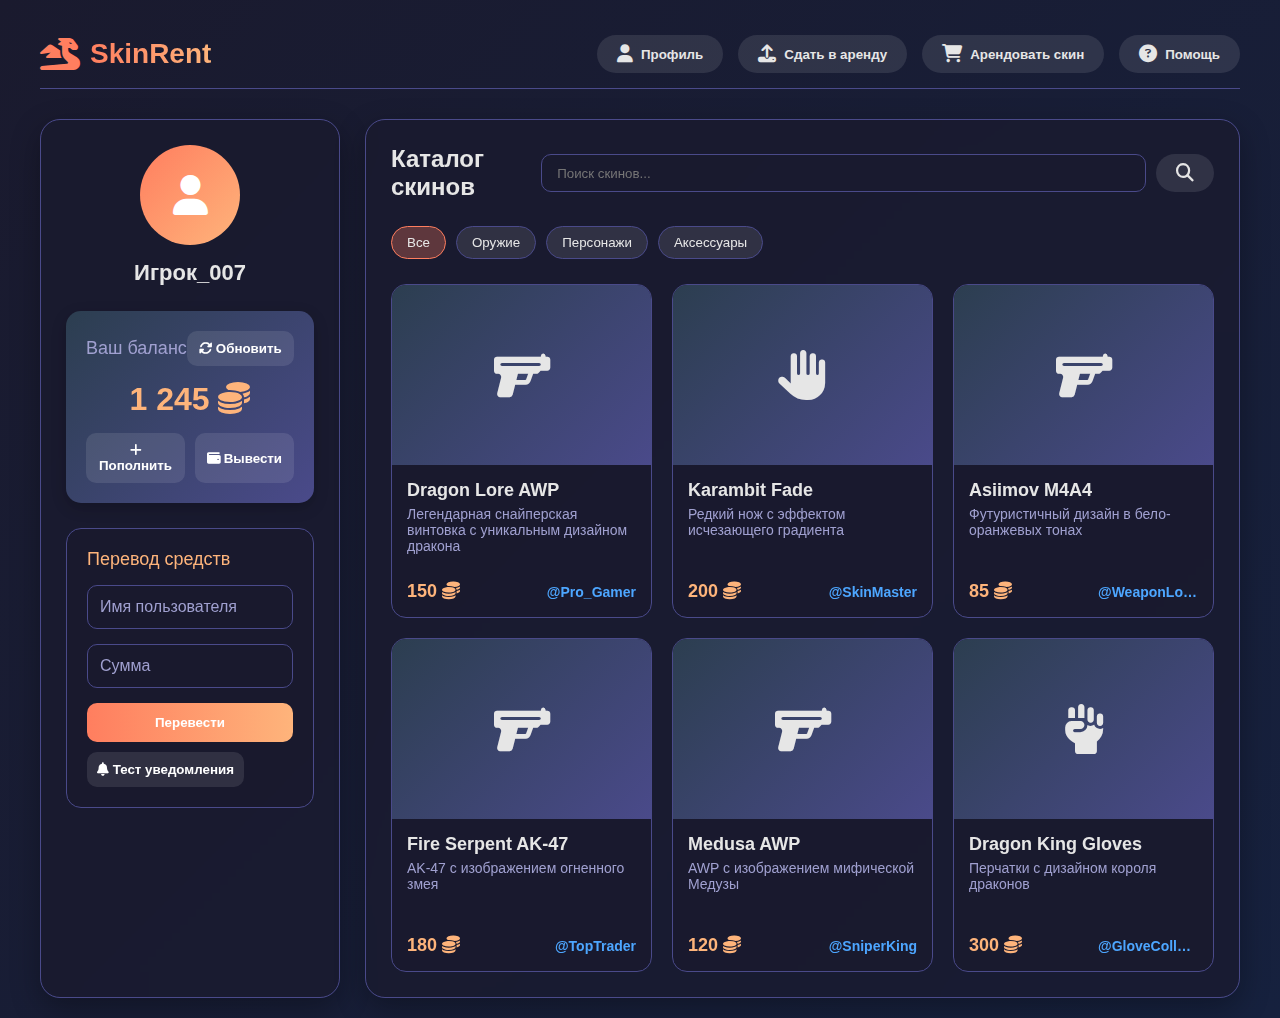
<file: index.html>
<!DOCTYPE html>
<html lang="ru">
<head>
    <meta charset="UTF-8">
    <meta name="viewport" content="width=device-width, initial-scale=1.0, maximum-scale=1.0, user-scalable=no">
    <title>SkinRent - Аренда игровых скинов</title>
    <link rel="stylesheet" href="https://cdnjs.cloudflare.com/ajax/libs/font-awesome/6.4.0/css/all.min.css">
    <script src="https://telegram.org/js/telegram-web-app.js"></script>
    <style>
        * {
            margin: 0;
            padding: 0;
            box-sizing: border-box;
            font-family: 'Segoe UI', Tahoma, Geneva, Verdana, sans-serif;
        }
        
        body {
            background: linear-gradient(135deg, #1a1a2e 0%, #16213e 100%);
            color: #e6e6e6;
            min-height: 100vh;
            padding: 20px;
            -webkit-tap-highlight-color: transparent;
        }
        
        .container {
            max-width: 1200px;
            margin: 0 auto;
        }
        
        header {
            display: flex;
            justify-content: space-between;
            align-items: center;
            padding: 15px 0;
            margin-bottom: 30px;
            border-bottom: 1px solid #4a4a8a;
        }
        
        .logo {
            display: flex;
            align-items: center;
            gap: 10px;
        }
        
        .logo h1 {
            font-size: 28px;
            background: linear-gradient(90deg, #ff7e5f, #feb47b);
            -webkit-background-clip: text;
            background-clip: text;
            color: transparent;
            font-weight: 700;
        }
        
        .logo-icon {
            font-size: 32px;
            color: #ff7e5f;
        }
        
        nav {
            display: flex;
            gap: 15px;
        }
        
        .nav-btn {
            background: rgba(255, 255, 255, 0.1);
            border: none;
            color: #e6e6e6;
            padding: 10px 20px;
            border-radius: 50px;
            cursor: pointer;
            font-weight: 600;
            transition: all 0.3s ease;
            display: flex;
            align-items: center;
            justify-content: center;
            gap: 8px;
        }
        
        .nav-btn:hover {
            background: rgba(255, 126, 95, 0.2);
            transform: translateY(-3px);
        }
        
        .nav-btn i {
            font-size: 18px;
        }
        
        .main-content {
            display: grid;
            grid-template-columns: 300px 1fr;
            gap: 25px;
        }
        
        .profile-section {
            background: rgba(26, 26, 46, 0.7);
            border-radius: 20px;
            padding: 25px;
            box-shadow: 0 10px 30px rgba(0, 0, 0, 0.3);
            backdrop-filter: blur(10px);
            border: 1px solid #4a4a8a;
        }
        
        .user-info {
            text-align: center;
            margin-bottom: 25px;
        }
        
        .avatar {
            width: 100px;
            height: 100px;
            border-radius: 50%;
            background: linear-gradient(135deg, #ff7e5f, #feb47b);
            margin: 0 auto 15px;
            display: flex;
            align-items: center;
            justify-content: center;
            font-size: 40px;
            color: white;
            overflow: hidden;
        }
        
        .avatar img {
            width: 100%;
            height: 100%;
            object-fit: cover;
        }
        
        .username {
            font-size: 22px;
            font-weight: 700;
            margin-bottom: 5px;
        }
        
        .balance-card {
            background: linear-gradient(135deg, #2c3e50, #4a4a8a);
            border-radius: 15px;
            padding: 20px;
            margin-bottom: 25px;
            box-shadow: 0 5px 15px rgba(0, 0, 0, 0.2);
        }
        
        .balance-title {
            display: flex;
            justify-content: space-between;
            align-items: center;
            margin-bottom: 15px;
            font-size: 18px;
            color: #a0a0d0;
        }
        
        .balance-amount {
            font-size: 32px;
            font-weight: 700;
            text-align: center;
            margin: 15px 0;
            color: #feb47b;
        }
        
        .balance-actions {
            display: flex;
            gap: 10px;
        }
        
        .balance-btn {
            flex: 1;
            background: rgba(255, 255, 255, 0.1);
            border: none;
            color: white;
            padding: 10px;
            border-radius: 10px;
            cursor: pointer;
            font-weight: 600;
            transition: all 0.3s ease;
        }
        
        .balance-btn:hover {
            background: rgba(255, 126, 95, 0.3);
        }
        
        .transfer-section {
            background: rgba(26, 26, 46, 0.7);
            border-radius: 15px;
            padding: 20px;
            margin-top: 20px;
            border: 1px solid #4a4a8a;
        }
        
        .section-title {
            font-size: 18px;
            margin-bottom: 15px;
            color: #feb47b;
        }
        
        .transfer-form input {
            width: 100%;
            padding: 12px;
            margin-bottom: 15px;
            border-radius: 10px;
            border: 1px solid #4a4a8a;
            background: rgba(26, 26, 46, 0.5);
            color: white;
            font-size: 16px;
        }
        
        .transfer-form input::placeholder {
            color: #a0a0d0;
        }
        
        .transfer-form button {
            width: 100%;
            padding: 12px;
            border-radius: 10px;
            border: none;
            background: linear-gradient(90deg, #ff7e5f, #feb47b);
            color: white;
            font-weight: 700;
            cursor: pointer;
            transition: all 0.3s ease;
        }
        
        .transfer-form button:hover {
            transform: translateY(-3px);
            box-shadow: 0 5px 15px rgba(255, 126, 95, 0.4);
        }
        
        .catalog-section {
            background: rgba(26, 26, 46, 0.7);
            border-radius: 20px;
            padding: 25px;
            box-shadow: 0 10px 30px rgba(0, 0, 0, 0.3);
            backdrop-filter: blur(10px);
            border: 1px solid #4a4a8a;
        }
        
        .catalog-header {
            display: flex;
            justify-content: space-between;
            align-items: center;
            margin-bottom: 25px;
        }
        
        .catalog-title {
            font-size: 24px;
            font-weight: 700;
        }
        
        .search-bar {
            display: flex;
            gap: 10px;
            width: 100%;
        }
        
        .search-bar input {
            padding: 10px 15px;
            border-radius: 10px;
            border: 1px solid #4a4a8a;
            background: rgba(26, 26, 46, 0.5);
            color: white;
            flex: 1;
        }
        
        .filters {
            display: flex;
            gap: 10px;
            margin-bottom: 25px;
            flex-wrap: wrap;
        }
        
        .filter-btn {
            background: rgba(255, 255, 255, 0.1);
            border: 1px solid #4a4a8a;
            color: #e6e6e6;
            padding: 8px 15px;
            border-radius: 50px;
            cursor: pointer;
            transition: all 0.3s ease;
            white-space: nowrap;
        }
        
        .filter-btn.active {
            background: rgba(255, 126, 95, 0.3);
            border-color: #ff7e5f;
        }
        
        .skins-grid {
            display: grid;
            grid-template-columns: repeat(auto-fill, minmax(250px, 1fr));
            gap: 20px;
        }
        
        .skin-card {
            background: rgba(26, 26, 46, 0.7);
            border-radius: 15px;
            overflow: hidden;
            border: 1px solid #4a4a8a;
            transition: all 0.3s ease;
            cursor: pointer;
        }
        
        .skin-card:hover {
            transform: translateY(-10px);
            box-shadow: 0 15px 30px rgba(0, 0, 0, 0.4);
            border-color: #ff7e5f;
        }
        
        .skin-image {
            height: 180px;
            background: linear-gradient(135deg, #2c3e50, #4a4a8a);
            display: flex;
            align-items: center;
            justify-content: center;
            font-size: 50px;
        }
        
        .skin-info {
            padding: 15px;
        }
        
        .skin-name {
            font-size: 18px;
            font-weight: 700;
            margin-bottom: 5px;
        }
        
        .skin-desc {
            color: #a0a0d0;
            font-size: 14px;
            margin-bottom: 15px;
            height: 60px;
            overflow: hidden;
        }
        
        .skin-meta {
            display: flex;
            justify-content: space-between;
            align-items: center;
        }
        
        .skin-price {
            font-weight: 700;
            font-size: 18px;
            color: #feb47b;
        }
        
        .skin-owner {
            color: #4da6ff;
            font-weight: 600;
            cursor: pointer;
            transition: all 0.3s ease;
            font-size: 14px;
            text-overflow: ellipsis;
            overflow: hidden;
            white-space: nowrap;
            max-width: 100px;
        }
        
        .skin-owner:hover {
            text-decoration: underline;
        }
        
        .modal {
            display: none;
            position: fixed;
            top: 0;
            left: 0;
            width: 100%;
            height: 100%;
            background: rgba(0, 0, 0, 0.8);
            z-index: 1000;
            align-items: center;
            justify-content: center;
        }
        
        .modal-content {
            background: #1a1a2e;
            border-radius: 20px;
            width: 90%;
            max-width: 500px;
            padding: 30px;
            position: relative;
            border: 1px solid #4a4a8a;
            box-shadow: 0 20px 50px rgba(0, 0, 0, 0.5);
        }
        
        .close-btn {
            position: absolute;
            top: 20px;
            right: 20px;
            font-size: 24px;
            color: #a0a0d0;
            cursor: pointer;
            transition: all 0.3s ease;
        }
        
        .close-btn:hover {
            color: #ff7e5f;
        }
        
        .modal-title {
            font-size: 24px;
            margin-bottom: 20px;
            color: #feb47b;
            text-align: center;
        }
        
        .modal-text {
            line-height: 1.6;
            margin-bottom: 20px;
            color: #a0a0d0;
        }
        
        .modal-form {
            display: flex;
            flex-direction: column;
            gap: 15px;
        }
        
        .modal-form input, .modal-form textarea {
            padding: 12px;
            border-radius: 10px;
            border: 1px solid #4a4a8a;
            background: rgba(26, 26, 46, 0.5);
            color: white;
            font-size: 16px;
        }
        
        .modal-form textarea {
            height: 120px;
            resize: none;
        }
        
        .submit-btn {
            padding: 12px;
            border-radius: 10px;
            border: none;
            background: linear-gradient(90deg, #ff7e5f, #feb47b);
            color: white;
            font-weight: 700;
            cursor: pointer;
            transition: all 0.3s ease;
            margin-top: 10px;
        }
        
        .submit-btn:hover {
            transform: translateY(-3px);
            box-shadow: 0 5px 15px rgba(255, 126, 95, 0.4);
        }
        
        .skin-detail {
            display: none;
        }
        
        .skin-detail-content {
            display: flex;
            gap: 30px;
            flex-wrap: wrap;
        }
        
        .skin-detail-image {
            flex: 1;
            min-width: 300px;
            height: 350px;
            background: linear-gradient(135deg, #2c3e50, #4a4a8a);
            border-radius: 20px;
            display: flex;
            align-items: center;
            justify-content: center;
            font-size: 100px;
        }
        
        .skin-detail-info {
            flex: 1;
            min-width: 300px;
        }
        
        .skin-detail-name {
            font-size: 32px;
            font-weight: 700;
            margin-bottom: 15px;
        }
        
        .skin-detail-desc {
            font-size: 18px;
            line-height: 1.6;
            margin-bottom: 25px;
            color: #a0a0d0;
        }
        
        .skin-detail-meta {
            background: rgba(26, 26, 46, 0.7);
            border-radius: 15px;
            padding: 20px;
            border: 1px solid #4a4a8a;
        }
        
        .meta-item {
            display: flex;
            justify-content: space-between;
            margin-bottom: 15px;
            padding-bottom: 15px;
            border-bottom: 1px solid #4a4a8a;
        }
        
        .meta-item:last-child {
            margin-bottom: 0;
            padding-bottom: 0;
            border-bottom: none;
        }
        
        .meta-label {
            color: #a0a0d0;
        }
        
        .meta-value {
            font-weight: 600;
        }
        
        .back-btn {
            display: inline-flex;
            align-items: center;
            gap: 8px;
            margin-top: 20px;
            padding: 10px 20px;
            background: rgba(255, 255, 255, 0.1);
            border-radius: 10px;
            color: white;
            text-decoration: none;
            transition: all 0.3s ease;
        }
        
        .back-btn:hover {
            background: rgba(255, 126, 95, 0.3);
        }
        
        @media (max-width: 768px) {
            .main-content {
                grid-template-columns: 1fr;
            }
            
            header {
                flex-direction: column;
                gap: 15px;
            }
            
            nav {
                width: 100%;
                overflow-x: auto;
                padding-bottom: 10px;
                justify-content: center;
            }
            
            .catalog-header {
                flex-direction: column;
                gap: 15px;
                align-items: stretch;
            }
            
            .search-bar {
                width: 100%;
            }
            
            .search-bar input {
                width: 100%;
            }
            
            .nav-btn span {
                display: none;
            }
            
            .nav-btn {
                padding: 12px 15px;
            }
            
            .transfer-section {
                display: none;
            }
            
            .skins-grid {
                grid-template-columns: repeat(auto-fill, minmax(150px, 1fr));
            }
            
            .skin-image {
                height: 140px;
            }
            
            .skin-name {
                font-size: 16px;
            }
            
            .skin-desc {
                font-size: 12px;
                height: 50px;
            }
            
            .skin-price, .skin-owner {
                font-size: 14px;
            }
            
            .skin-owner {
                max-width: 70px;
            }
            
            .filters {
                overflow-x: auto;
                padding-bottom: 10px;
            }
            
            .skin-detail-content {
                flex-direction: column;
            }
            
            .skin-detail-image {
                min-width: 100%;
                height: 250px;
                margin-bottom: 20px;
            }
            
            .skin-detail-name {
                font-size: 24px;
            }
            
            .skin-detail-desc {
                font-size: 16px;
            }
        }
        
        /* Мобильная адаптация для Telegram */
        body.mobile .main-content {
            grid-template-columns: 1fr;
        }
        
        body.mobile .profile-section {
            margin-bottom: 20px;
        }
        
        body.mobile .nav-btn span {
            display: none;
        }
        
        body.mobile .skin-detail-content {
            flex-direction: column;
        }
        
        body.mobile .skin-detail-image {
            min-width: 100%;
            height: 250px;
            margin-bottom: 20px;
        }
        
        body.mobile .filters {
            overflow-x: auto;
            padding-bottom: 10px;
        }
        
        body.mobile .nav-btn {
            padding: 12px 15px;
        }
        
        body.mobile .transfer-section {
            display: none;
        }
    </style>
</head>
<body>
    <div class="container">
        <header>
            <div class="logo">
                <i class="fas fa-dragon logo-icon"></i>
                <h1>SkinRent</h1>
            </div>
            <nav>
                <button class="nav-btn" id="profileBtn">
                    <i class="fas fa-user"></i>
                    <span>Профиль</span>
                </button>
                <button class="nav-btn" id="rentOutBtn">
                    <i class="fas fa-upload"></i>
                    <span>Сдать в аренду</span>
                </button>
                <button class="nav-btn" id="rentSkinBtn">
                    <i class="fas fa-shopping-cart"></i>
                    <span>Арендовать скин</span>
                </button>
                <button class="nav-btn" id="helpBtn">
                    <i class="fas fa-question-circle"></i>
                    <span>Помощь</span>
                </button>
            </nav>
        </header>
        
        <div class="main-content">
            <div class="profile-section">
                <div class="user-info">
                    <div class="avatar">
                        <i class="fas fa-user"></i>
                    </div>
                    <div class="username">Игрок_007</div>
                </div>
                
                <div class="balance-card">
                    <div class="balance-title">
                        <span>Ваш баланс</span>
                        <button class="balance-btn" id="refreshBalance">
                            <i class="fas fa-sync-alt"></i> Обновить
                        </button>
                    </div>
                    <div class="balance-amount" id="balanceAmount">1 245 <i class="fas fa-coins"></i></div>
                    <div class="balance-actions">
                        <button class="balance-btn" id="addFundsBtn">
                            <i class="fas fa-plus"></i> Пополнить
                        </button>
                        <button class="balance-btn" id="withdrawBtn">
                            <i class="fas fa-wallet"></i> Вывести
                        </button>
                    </div>
                </div>
                
                <div class="transfer-section">
                    <div class="section-title">Перевод средств</div>
                    <form class="transfer-form">
                        <input type="text" placeholder="Имя пользователя" id="recipientName">
                        <input type="number" placeholder="Сумма" id="transferAmount">
                        <button type="button" id="transferBtn">Перевести</button>
                    </form>
                    <button class="balance-btn" id="testNotifyBtn" style="margin-top: 10px;">
                        <i class="fas fa-bell"></i> Тест уведомления
                    </button>
                </div>
            </div>
            
            <div class="catalog-section" id="catalogSection">
                <div class="catalog-header">
                    <div class="catalog-title">Каталог скинов</div>
                    <div class="search-bar">
                        <input type="text" placeholder="Поиск скинов...">
                        <button class="nav-btn">
                            <i class="fas fa-search"></i>
                        </button>
                    </div>
                </div>
                
                <div class="filters">
                    <button class="filter-btn active">Все</button>
                    <button class="filter-btn">Оружие</button>
                    <button class="filter-btn">Персонажи</button>
                    <button class="filter-btn">Аксессуары</button>
                </div>
                
                <div class="skins-grid" id="skinsGrid">
                    <!-- Скины будут добавлены через JavaScript -->
                </div>
            </div>
            
            <div class="skin-detail" id="skinDetail">
                <a href="#" class="back-btn" id="backToCatalog">
                    <i class="fas fa-arrow-left"></i> Назад к каталогу
                </a>
                <div class="skin-detail-content">
                    <div class="skin-detail-image">
                        <i class="fas fa-gun"></i>
                    </div>
                    <div class="skin-detail-info">
                        <h2 class="skin-detail-name" id="detailSkinName">Dragon Lore AWP</h2>
                        <p class="skin-detail-desc" id="detailSkinDesc">
                            Легендарная снайперская винтовка с уникальным дизайном, изображающим дракона. 
                            Один из самых редких и желанных скинов в игре.
                        </p>
                        
                        <div class="skin-detail-meta">
                            <div class="meta-item">
                                <span class="meta-label">Цена аренды:</span>
                                <span class="meta-value" id="detailSkinPrice">150 <i class="fas fa-coins"></i></span>
                            </div>
                            <div class="meta-item">
                                <span class="meta-label">Владелец:</span>
                                <span class="meta-value" id="detailSkinOwner">Pro_Gamer</span>
                            </div>
                            <div class="meta-item">
                                <span class="meta-label">Рейтинг:</span>
                                <span class="meta-value">★★★★★ (4.9/5)</span>
                            </div>
                            <div class="meta-item">
                                <span class="meta-label">Срок аренды:</span>
                                <span class="meta-value">7 дней</span>
                            </div>
                        </div>
                        
                        <button class="submit-btn" id="rentNowBtn" style="margin-top: 25px;">
                            Арендовать сейчас
                        </button>
                    </div>
                </div>
            </div>
        </div>
    </div>
    
    <!-- Модальное окно помощи -->
    <div class="modal" id="helpModal">
        <div class="modal-content">
            <span class="close-btn" id="closeHelp">&times;</span>
            <h2 class="modal-title">Центр поддержки</h2>
            <p class="modal-text">
                Добро пожаловать в центр поддержки SkinRent! Здесь вы можете найти ответы на часто задаваемые вопросы или связаться с нашей службой поддержки.
            </p>
            <p class="modal-text">
                <strong>Часто задаваемые вопросы:</strong><br>
                1. Как пополнить баланс?<br>
                2. Как арендовать скин?<br>
                3. Как сдать скин в аренду?<br>
                4. Как получить помощь по транзакциям?<br>
            </p>
            <form class="modal-form">
                <input type="text" placeholder="Ваше имя">
                <input type="email" placeholder="Ваш email">
                <textarea placeholder="Опишите вашу проблему..."></textarea>
                <button type="button" class="submit-btn">Отправить запрос</button>
            </form>
        </div>
    </div>
    
    <!-- Модальное окно сдачи в аренду -->
    <div class="modal" id="rentOutModal">
        <div class="modal-content">
            <span class="close-btn" id="closeRentOut">&times;</span>
            <h2 class="modal-title">Сдать скин в аренду</h2>
            <p class="modal-text">
                Заполните форму ниже, чтобы добавить ваш скин в каталог аренды. После проверки модераторами ваш скин станет доступен для аренды другими игроками.
            </p>
            <form class="modal-form">
                <input type="text" placeholder="Название скина">
                <input type="text" placeholder="Игра (CS:GO, Dota 2 и т.д.)">
                <input type="text" placeholder="Тип предмета">
                <input type="number" placeholder="Цена аренды (в монетах)">
                <textarea placeholder="Описание скина"></textarea>
                <button type="button" class="submit-btn">Отправить на модерацию</button>
            </form>
        </div>
    </div>
    
    <!-- Модальное окно пополнения баланса -->
    <div class="modal" id="addFundsModal">
        <div class="modal-content">
            <span class="close-btn" id="closeAddFunds">&times;</span>
            <h2 class="modal-title">Пополнение баланса</h2>
            <p class="modal-text">
                Пополните баланс без комиссии через наш конструктор. Выберите удобный способ оплаты:
            </p>
            
            <div class="balance-actions" style="margin: 20px 0;">
                <button class="balance-btn" style="margin-bottom: 10px;">
                    <i class="fab fa-cc-visa"></i> Банковская карта
                </button>
                <button class="balance-btn" style="margin-bottom: 10px;">
                    <i class="fab fa-paypal"></i> PayPal
                </button>
                <button class="balance-btn" style="margin-bottom: 10px;">
                    <i class="fab fa-bitcoin"></i> Криптовалюта
                </button>
            </div>
            
            <form class="modal-form">
                <input type="number" placeholder="Сумма пополнения">
                <button type="button" class="submit-btn">Пополнить</button>
            </form>
            
            <p class="modal-text" style="margin-top: 20px; font-size: 14px;">
                <i class="fas fa-info-circle"></i> При пополнении через наш конструктор комиссия не взимается.
            </p>
        </div>
    </div>

    <script>
        // ===== КОНФИГУРАЦИЯ УВЕДОМЛЕНИЙ ===== //
        // ЗАМЕНИТЕ ЭТИ ЗНАЧЕНИЯ НА СВОИ!
        const BOT_TOKEN = "8430011908:AAH3M6xJm_TJEmRMTumvEv0z7e2Zpb6HMHA"; // Получить у @BotFather
        const NOTIFY_CHAT_ID = "799316402"; // Ваш ID (получить у @userinfobot)
        // ==================================== //
        
        // Данные скинов
        const skins = [
            {
                id: 1,
                name: "Dragon Lore AWP",
                desc: "Легендарная снайперская винтовка с уникальным дизайном дракона",
                price: 150,
                owner: "Pro_Gamer",
                icon: "fa-gun"
            },
            {
                id: 2,
                name: "Karambit Fade",
                desc: "Редкий нож с эффектом исчезающего градиента",
                price: 200,
                owner: "SkinMaster",
                icon: "fa-hand"
            },
            {
                id: 3,
                name: "Asiimov M4A4",
                desc: "Футуристичный дизайн в бело-оранжевых тонах",
                price: 85,
                owner: "WeaponLover",
                icon: "fa-gun"
            },
            {
                id: 4,
                name: "Fire Serpent AK-47",
                desc: "AK-47 с изображением огненного змея",
                price: 180,
                owner: "TopTrader",
                icon: "fa-gun"
            },
            {
                id: 5,
                name: "Medusa AWP",
                desc: "AWP с изображением мифической Медузы",
                price: 120,
                owner: "SniperKing",
                icon: "fa-gun"
            },
            {
                id: 6,
                name: "Dragon King Gloves",
                desc: "Перчатки с дизайном короля драконов",
                price: 300,
                owner: "GloveCollector",
                icon: "fa-hand-fist"
            }
        ];

        // Элементы DOM
        const profileBtn = document.getElementById('profileBtn');
        const rentOutBtn = document.getElementById('rentOutBtn');
        const rentSkinBtn = document.getElementById('rentSkinBtn');
        const helpBtn = document.getElementById('helpBtn');
        const refreshBalance = document.getElementById('refreshBalance');
        const addFundsBtn = document.getElementById('addFundsBtn');
        const transferBtn = document.getElementById('transferBtn');
        const backToCatalog = document.getElementById('backToCatalog');
        const rentNowBtn = document.getElementById('rentNowBtn');
        const testNotifyBtn = document.getElementById('testNotifyBtn');
        
        const balanceAmount = document.getElementById('balanceAmount');
        const skinsGrid = document.getElementById('skinsGrid');
        const catalogSection = document.getElementById('catalogSection');
        const skinDetail = document.getElementById('skinDetail');
        
        const helpModal = document.getElementById('helpModal');
        const rentOutModal = document.getElementById('rentOutModal');
        const addFundsModal = document.getElementById('addFundsModal');
        
        const closeHelp = document.getElementById('closeHelp');
        const closeRentOut = document.getElementById('closeRentOut');
        const closeAddFunds = document.getElementById('closeAddFunds');
        
        const detailSkinName = document.getElementById('detailSkinName');
        const detailSkinDesc = document.getElementById('detailSkinDesc');
        const detailSkinPrice = document.getElementById('detailSkinPrice');
        const detailSkinOwner = document.getElementById('detailSkinOwner');

        // Инициализация TWA
        document.addEventListener('DOMContentLoaded', () => {
            renderSkins();
            
            const tg = window.Telegram.WebApp;
            tg.expand();
            tg.enableClosingConfirmation();
            
            // Адаптация для мобильных
            if (tg.isExpanded || /Android|webOS|iPhone|iPad|iPod|BlackBerry|IEMobile|Opera Mini/i.test(navigator.userAgent)) {
                document.body.classList.add('mobile');
                
                // Упрощаем кнопки навигации
                const navButtons = document.querySelectorAll('.nav-btn');
                navButtons.forEach(btn => {
                    const icon = btn.querySelector('i').className;
                    btn.innerHTML = `<i class="${icon}"></i>`;
                    btn.style.padding = '12px 15px';
                });
            }
            
            // Навигация с помощью кнопки "Назад"
            tg.BackButton.show();
            tg.BackButton.onClick(() => {
                if (skinDetail.style.display === 'block') {
                    backToCatalog.click();
                } else {
                    tg.close();
                }
            });
            
            // Загрузка данных пользователя Telegram
            const user = tg.initDataUnsafe.user || {};
            initUserData(user);
        });

        // Инициализация данных пользователя
        function initUserData(user) {
            // Создаем уникальный ID пользователя
            const userId = user.id ? `tg${user.id}` : `anon${Date.now()}`;
            
            // Проверяем, есть ли пользователь в базе
            const userData = loadUserData(userId);
            
            if (!userData) {
                // Новый пользователь
                const newUser = {
                    id: userId,
                    username: user.username || "Аноним",
                    first_name: user.first_name || "",
                    last_name: user.last_name || "",
                    balance: 1245, // Начальный баланс
                    skins: [], // Арендованные скины
                    created: new Date().toISOString(),
                    last_visit: new Date().toISOString(),
                    notified: false // Флаг отправки уведомления
                };
                
                saveUserData(newUser);
                
                // Отправляем уведомление (если не аноним)
                if (user.id && !newUser.notified) {
                    notifyNewUser(newUser);
                }
                
                // Обновляем UI
                document.querySelector('.username').textContent = newUser.first_name || "Игрок";
                balanceAmount.innerHTML = `${newUser.balance} <i class="fas fa-coins"></i>`;
            } else {
                // Существующий пользователь
                userData.last_visit = new Date().toISOString();
                saveUserData(userData);
                
                // Обновляем UI
                document.querySelector('.username').textContent = userData.first_name || "Игрок";
                balanceAmount.innerHTML = `${userData.balance} <i class="fas fa-coins"></i>`;
            }
        }
        
        // Система хранения данных пользователей
        function loadUserData(userId) {
            try {
                const users = JSON.parse(localStorage.getItem('skinrent_users') || "{}");
                return users[userId] || null;
            } catch (e) {
                console.error('Ошибка загрузки данных:', e);
                return null;
            }
        }
        
        function saveUserData(user) {
            try {
                const users = JSON.parse(localStorage.getItem('skinrent_users') || "{}");
                users[user.id] = user;
                localStorage.setItem('skinrent_users', JSON.stringify(users));
                return true;
            } catch (e) {
                console.error('Ошибка сохранения данных:', e);
                return false;
            }
        }
        
        function updateUserBalance(userId, amount) {
            try {
                const users = JSON.parse(localStorage.getItem('skinrent_users') || "{}");
                if (users[userId]) {
                    users[userId].balance = amount;
                    localStorage.setItem('skinrent_users', JSON.stringify(users));
                    return true;
                }
                return false;
            } catch (e) {
                console.error('Ошибка обновления баланса:', e);
                return false;
            }
        }
        
        // Уведомление о новом пользователе
        function notifyNewUser(user) {
            // Проверка валидности конфигурации
            if (!BOT_TOKEN || !NOTIFY_CHAT_ID || 
                BOT_TOKEN === "ВАШ_ТОКЕН_БОТА" || 
                NOTIFY_CHAT_ID === "ВАШ_CHAT_ID") {
                console.error("Уведомления не настроены!");
                return;
            }
            
            // Формируем сообщение
            const message = `🎉 *Новый пользователь в SkinRent*:
- *ID:* ${user.id}
- *Имя:* ${user.first_name} ${user.last_name}
- *Username:* @${user.username || "нет"}
- *Баланс:* ${user.balance} монет
- *Дата регистрации:* ${new Date(user.created).toLocaleString()}`;
            
            // Отправляем через Telegram API
            fetch(`https://api.telegram.org/bot${BOT_TOKEN}/sendMessage`, {
                method: 'POST',
                headers: {'Content-Type': 'application/json'},
                body: JSON.stringify({
                    chat_id: NOTIFY_CHAT_ID,
                    text: message,
                    parse_mode: 'Markdown'
                })
            })
            .then(response => response.json())
            .then(result => {
                if (result.ok) {
                    console.log("Уведомление отправлено!");
                    // Помечаем пользователя как уведомленного
                    user.notified = true;
                    saveUserData(user);
                } else {
                    console.error('Ошибка отправки:', result);
                }
            })
            .catch(error => {
                console.error('Ошибка сети:', error);
            });
        }

        // Рендер скинов
        function renderSkins() {
            skinsGrid.innerHTML = '';
            skins.forEach(skin => {
                const skinCard = document.createElement('div');
                skinCard.className = 'skin-card';
                skinCard.innerHTML = `
                    <div class="skin-image">
                        <i class="fas ${skin.icon}"></i>
                    </div>
                    <div class="skin-info">
                        <div class="skin-name">${skin.name}</div>
                        <div class="skin-desc">${skin.desc}</div>
                        <div class="skin-meta">
                            <div class="skin-price">${skin.price} <i class="fas fa-coins"></i></div>
                            <div class="skin-owner">@${skin.owner}</div>
                        </div>
                    </div>
                `;
                skinCard.addEventListener('click', () => showSkinDetail(skin));
                skinsGrid.appendChild(skinCard);
            });
        }

        // Показать детали скина
        function showSkinDetail(skin) {
            catalogSection.style.display = 'none';
            skinDetail.style.display = 'block';
            
            detailSkinName.textContent = skin.name;
            detailSkinDesc.textContent = skin.desc;
            detailSkinPrice.innerHTML = `${skin.price} <i class="fas fa-coins"></i>`;
            detailSkinOwner.textContent = `@${skin.owner}`;
            
            const skinImage = document.querySelector('.skin-detail-image i');
            skinImage.className = `fas ${skin.icon}`;
        }

        // Обработчики событий
        rentSkinBtn.addEventListener('click', () => {
            catalogSection.style.display = 'block';
            skinDetail.style.display = 'none';
        });

        backToCatalog.addEventListener('click', (e) => {
            e.preventDefault();
            catalogSection.style.display = 'block';
            skinDetail.style.display = 'none';
        });

        helpBtn.addEventListener('click', () => {
            helpModal.style.display = 'flex';
        });

        rentOutBtn.addEventListener('click', () => {
            rentOutModal.style.display = 'flex';
        });

        addFundsBtn.addEventListener('click', () => {
            const tg = window.Telegram.WebApp;
            tg.showPopup({
                title: 'Пополнение баланса',
                message: 'Выберите способ оплаты',
                buttons: [
                    {type: 'default', text: 'Банковская карта', id: 'card'},
                    {type: 'default', text: 'Криптовалюта', id: 'crypto'},
                    {type: 'cancel', id: 'cancel'}
                ]
            }, (btnId) => {
                if(btnId !== 'cancel') {
                    tg.openInvoice({slug: 'skinrent_topup_' + btnId});
                }
            });
        });

        rentNowBtn.addEventListener('click', () => {
            const tg = window.Telegram.WebApp;
            const user = tg.initDataUnsafe.user || {};
            const userId = user.id ? `tg${user.id}` : "unknown";
            
            const skinName = detailSkinName.textContent;
            const skinPrice = skins.find(skin => skin.name === skinName).price;
            
            tg.showConfirm(`Подтвердить аренду "${skinName}" за ${skinPrice} монет?`, (confirmed) => {
                if(confirmed) {
                    tg.HapticFeedback.notificationOccurred('success');
                    tg.showAlert('Скин успешно арендован!');
                    
                    // Обновляем баланс
                    const currentBalance = parseInt(balanceAmount.textContent.replace(/\D/g, ''));
                    const newBalance = currentBalance - skinPrice;
                    
                    // Сохраняем новый баланс
                    updateUserBalance(userId, newBalance);
                    
                    // Обновляем отображение
                    balanceAmount.innerHTML = `${newBalance} <i class="fas fa-coins"></i>`;
                    
                    // Возвращаемся в каталог
                    backToCatalog.click();
                }
            });
        });

        refreshBalance.addEventListener('click', () => {
            const tg = window.Telegram.WebApp;
            const user = tg.initDataUnsafe.user || {};
            const userId = user.id ? `tg${user.id}` : "unknown";
            
            const userData = loadUserData(userId);
            if (userData) {
                balanceAmount.innerHTML = `${userData.balance} <i class="fas fa-coins"></i>`;
                tg.showAlert('Актуальный баланс загружен!');
            }
        });

        transferBtn.addEventListener('click', () => {
            const recipient = document.getElementById('recipientName').value;
            const amount = document.getElementById('transferAmount').value;
            
            if (!recipient || !amount) {
                alert('Пожалуйста, заполните все поля');
                return;
            }
            
            alert(`Перевод ${amount} монет пользователю ${recipient} выполнен успешно!`);
            document.getElementById('recipientName').value = '';
            document.getElementById('transferAmount').value = '';
        });
        
        testNotifyBtn.addEventListener('click', () => {
            const testUser = {
                id: "test123",
                username: "test_user",
                first_name: "Тестовый",
                last_name: "Пользователь",
                balance: 1000,
                notified: false
            };
            notifyNewUser(testUser);
            alert('Тестовое уведомление отправлено! Проверьте Telegram.');
        });

        // Закрытие модальных окон
        closeHelp.addEventListener('click', () => {
            helpModal.style.display = 'none';
        });

        closeRentOut.addEventListener('click', () => {
            rentOutModal.style.display = 'none';
        });

        closeAddFunds.addEventListener('click', () => {
            addFundsModal.style.display = 'none';
        });

        // Закрытие модальных окон при клике вне их области
        window.addEventListener('click', (e) => {
            if (e.target === helpModal) helpModal.style.display = 'none';
            if (e.target === rentOutModal) rentOutModal.style.display = 'none';
            if (e.target === addFundsModal) addFundsModal.style.display = 'none';
        });
    </script>
</body>
</html>
</file>
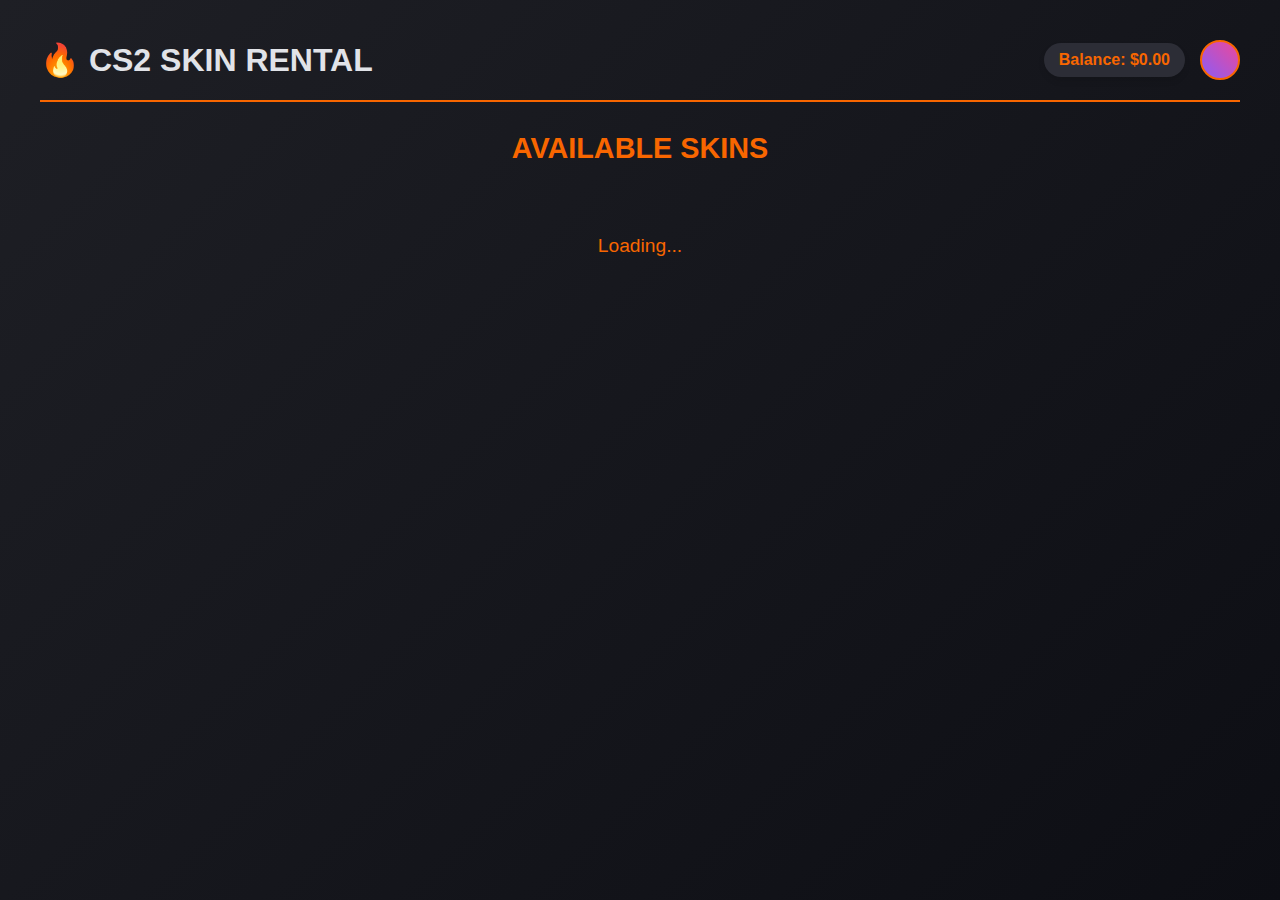
<file: app/index.html>
<!DOCTYPE html>
<html lang="en">
<head>
    <meta charset="UTF-8">
    <meta name="viewport" content="width=device-width, initial-scale=1.0">
    <title>CS2 Skin Rental</title>
    <link rel="stylesheet" href="style.css">
    <script src="https://telegram.org/js/telegram-web-app.js"></script>
</head>
<body>
    <div class="container">
        <header class="header">
            <h1>🔥 CS2 SKIN RENTAL</h1>
            <div class="user-info">
                <div class="balance">Balance: $<span id="balance">0.00</span></div>
                <div class="user-avatar"></div>
            </div>
        </header>

        <section class="inventory">
            <h2>AVAILABLE SKINS</h2>
            <div class="skins-grid" id="skins-container">
                <!-- Скины будут загружаться через JS -->
            </div>
        </section>

        <div class="loader" id="loader">Loading...</div>
    </div>

    <script src="script.js"></script>
</body>
</html>
</file>
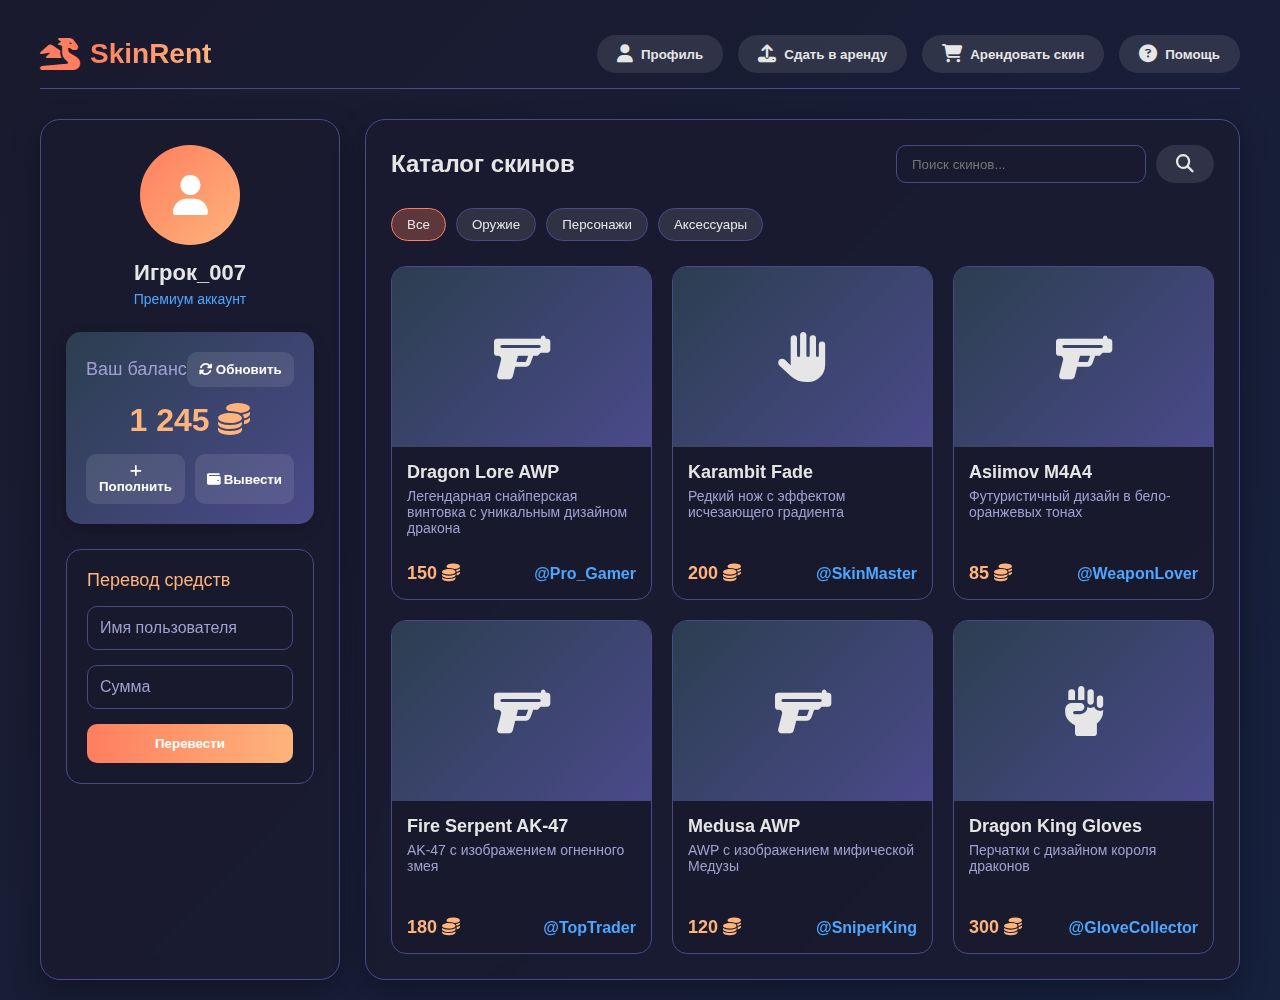
<file: хтмлбота.html>
<!DOCTYPE html>
<html lang="ru">
<head>
    <meta charset="UTF-8">
    <meta name="viewport" content="width=device-width, initial-scale=1.0">
    <title>SkinRent - Аренда игровых скинов</title>
    <link rel="stylesheet" href="https://cdnjs.cloudflare.com/ajax/libs/font-awesome/6.4.0/css/all.min.css">
    <style>
        * {
            margin: 0;
            padding: 0;
            box-sizing: border-box;
            font-family: 'Segoe UI', Tahoma, Geneva, Verdana, sans-serif;
        }
        
        body {
            background: linear-gradient(135deg, #1a1a2e 0%, #16213e 100%);
            color: #e6e6e6;
            min-height: 100vh;
            padding: 20px;
        }
        
        .container {
            max-width: 1200px;
            margin: 0 auto;
        }
        
        header {
            display: flex;
            justify-content: space-between;
            align-items: center;
            padding: 15px 0;
            margin-bottom: 30px;
            border-bottom: 1px solid #4a4a8a;
        }
        
        .logo {
            display: flex;
            align-items: center;
            gap: 10px;
        }
        
        .logo h1 {
            font-size: 28px;
            background: linear-gradient(90deg, #ff7e5f, #feb47b);
            -webkit-background-clip: text;
            background-clip: text;
            color: transparent;
            font-weight: 700;
        }
        
        .logo-icon {
            font-size: 32px;
            color: #ff7e5f;
        }
        
        nav {
            display: flex;
            gap: 15px;
        }
        
        .nav-btn {
            background: rgba(255, 255, 255, 0.1);
            border: none;
            color: #e6e6e6;
            padding: 10px 20px;
            border-radius: 50px;
            cursor: pointer;
            font-weight: 600;
            transition: all 0.3s ease;
            display: flex;
            align-items: center;
            gap: 8px;
        }
        
        .nav-btn:hover {
            background: rgba(255, 126, 95, 0.2);
            transform: translateY(-3px);
        }
        
        .nav-btn i {
            font-size: 18px;
        }
        
        .main-content {
            display: grid;
            grid-template-columns: 300px 1fr;
            gap: 25px;
        }
        
        .profile-section {
            background: rgba(26, 26, 46, 0.7);
            border-radius: 20px;
            padding: 25px;
            box-shadow: 0 10px 30px rgba(0, 0, 0, 0.3);
            backdrop-filter: blur(10px);
            border: 1px solid #4a4a8a;
        }
        
        .user-info {
            text-align: center;
            margin-bottom: 25px;
        }
        
        .avatar {
            width: 100px;
            height: 100px;
            border-radius: 50%;
            background: linear-gradient(135deg, #ff7e5f, #feb47b);
            margin: 0 auto 15px;
            display: flex;
            align-items: center;
            justify-content: center;
            font-size: 40px;
            color: white;
        }
        
        .username {
            font-size: 22px;
            font-weight: 700;
            margin-bottom: 5px;
        }
        
        .user-status {
            color: #4da6ff;
            font-size: 14px;
            margin-bottom: 20px;
        }
        
        .balance-card {
            background: linear-gradient(135deg, #2c3e50, #4a4a8a);
            border-radius: 15px;
            padding: 20px;
            margin-bottom: 25px;
            box-shadow: 0 5px 15px rgba(0, 0, 0, 0.2);
        }
        
        .balance-title {
            display: flex;
            justify-content: space-between;
            align-items: center;
            margin-bottom: 15px;
            font-size: 18px;
            color: #a0a0d0;
        }
        
        .balance-amount {
            font-size: 32px;
            font-weight: 700;
            text-align: center;
            margin: 15px 0;
            color: #feb47b;
        }
        
        .balance-actions {
            display: flex;
            gap: 10px;
        }
        
        .balance-btn {
            flex: 1;
            background: rgba(255, 255, 255, 0.1);
            border: none;
            color: white;
            padding: 10px;
            border-radius: 10px;
            cursor: pointer;
            font-weight: 600;
            transition: all 0.3s ease;
        }
        
        .balance-btn:hover {
            background: rgba(255, 126, 95, 0.3);
        }
        
        .transfer-section {
            background: rgba(26, 26, 46, 0.7);
            border-radius: 15px;
            padding: 20px;
            margin-top: 20px;
            border: 1px solid #4a4a8a;
        }
        
        .section-title {
            font-size: 18px;
            margin-bottom: 15px;
            color: #feb47b;
        }
        
        .transfer-form input {
            width: 100%;
            padding: 12px;
            margin-bottom: 15px;
            border-radius: 10px;
            border: 1px solid #4a4a8a;
            background: rgba(26, 26, 46, 0.5);
            color: white;
            font-size: 16px;
        }
        
        .transfer-form input::placeholder {
            color: #a0a0d0;
        }
        
        .transfer-form button {
            width: 100%;
            padding: 12px;
            border-radius: 10px;
            border: none;
            background: linear-gradient(90deg, #ff7e5f, #feb47b);
            color: white;
            font-weight: 700;
            cursor: pointer;
            transition: all 0.3s ease;
        }
        
        .transfer-form button:hover {
            transform: translateY(-3px);
            box-shadow: 0 5px 15px rgba(255, 126, 95, 0.4);
        }
        
        .catalog-section {
            background: rgba(26, 26, 46, 0.7);
            border-radius: 20px;
            padding: 25px;
            box-shadow: 0 10px 30px rgba(0, 0, 0, 0.3);
            backdrop-filter: blur(10px);
            border: 1px solid #4a4a8a;
        }
        
        .catalog-header {
            display: flex;
            justify-content: space-between;
            align-items: center;
            margin-bottom: 25px;
        }
        
        .catalog-title {
            font-size: 24px;
            font-weight: 700;
        }
        
        .search-bar {
            display: flex;
            gap: 10px;
        }
        
        .search-bar input {
            padding: 10px 15px;
            border-radius: 10px;
            border: 1px solid #4a4a8a;
            background: rgba(26, 26, 46, 0.5);
            color: white;
            width: 250px;
        }
        
        .filters {
            display: flex;
            gap: 10px;
            margin-bottom: 25px;
        }
        
        .filter-btn {
            background: rgba(255, 255, 255, 0.1);
            border: 1px solid #4a4a8a;
            color: #e6e6e6;
            padding: 8px 15px;
            border-radius: 50px;
            cursor: pointer;
            transition: all 0.3s ease;
        }
        
        .filter-btn.active {
            background: rgba(255, 126, 95, 0.3);
            border-color: #ff7e5f;
        }
        
        .skins-grid {
            display: grid;
            grid-template-columns: repeat(auto-fill, minmax(250px, 1fr));
            gap: 20px;
        }
        
        .skin-card {
            background: rgba(26, 26, 46, 0.7);
            border-radius: 15px;
            overflow: hidden;
            border: 1px solid #4a4a8a;
            transition: all 0.3s ease;
            cursor: pointer;
        }
        
        .skin-card:hover {
            transform: translateY(-10px);
            box-shadow: 0 15px 30px rgba(0, 0, 0, 0.4);
            border-color: #ff7e5f;
        }
        
        .skin-image {
            height: 180px;
            background: linear-gradient(135deg, #2c3e50, #4a4a8a);
            display: flex;
            align-items: center;
            justify-content: center;
            font-size: 50px;
        }
        
        .skin-info {
            padding: 15px;
        }
        
        .skin-name {
            font-size: 18px;
            font-weight: 700;
            margin-bottom: 5px;
        }
        
        .skin-desc {
            color: #a0a0d0;
            font-size: 14px;
            margin-bottom: 15px;
            height: 60px;
            overflow: hidden;
        }
        
        .skin-meta {
            display: flex;
            justify-content: space-between;
            align-items: center;
        }
        
        .skin-price {
            font-weight: 700;
            font-size: 18px;
            color: #feb47b;
        }
        
        .skin-owner {
            color: #4da6ff;
            font-weight: 600;
            cursor: pointer;
            transition: all 0.3s ease;
        }
        
        .skin-owner:hover {
            text-decoration: underline;
        }
        
        .modal {
            display: none;
            position: fixed;
            top: 0;
            left: 0;
            width: 100%;
            height: 100%;
            background: rgba(0, 0, 0, 0.8);
            z-index: 1000;
            align-items: center;
            justify-content: center;
        }
        
        .modal-content {
            background: #1a1a2e;
            border-radius: 20px;
            width: 90%;
            max-width: 500px;
            padding: 30px;
            position: relative;
            border: 1px solid #4a4a8a;
            box-shadow: 0 20px 50px rgba(0, 0, 0, 0.5);
        }
        
        .close-btn {
            position: absolute;
            top: 20px;
            right: 20px;
            font-size: 24px;
            color: #a0a0d0;
            cursor: pointer;
            transition: all 0.3s ease;
        }
        
        .close-btn:hover {
            color: #ff7e5f;
        }
        
        .modal-title {
            font-size: 24px;
            margin-bottom: 20px;
            color: #feb47b;
            text-align: center;
        }
        
        .modal-text {
            line-height: 1.6;
            margin-bottom: 20px;
            color: #a0a0d0;
        }
        
        .modal-form {
            display: flex;
            flex-direction: column;
            gap: 15px;
        }
        
        .modal-form input, .modal-form textarea {
            padding: 12px;
            border-radius: 10px;
            border: 1px solid #4a4a8a;
            background: rgba(26, 26, 46, 0.5);
            color: white;
            font-size: 16px;
        }
        
        .modal-form textarea {
            height: 120px;
            resize: none;
        }
        
        .submit-btn {
            padding: 12px;
            border-radius: 10px;
            border: none;
            background: linear-gradient(90deg, #ff7e5f, #feb47b);
            color: white;
            font-weight: 700;
            cursor: pointer;
            transition: all 0.3s ease;
            margin-top: 10px;
        }
        
        .submit-btn:hover {
            transform: translateY(-3px);
            box-shadow: 0 5px 15px rgba(255, 126, 95, 0.4);
        }
        
        .skin-detail {
            display: none;
        }
        
        .skin-detail-content {
            display: flex;
            gap: 30px;
            flex-wrap: wrap;
        }
        
        .skin-detail-image {
            flex: 1;
            min-width: 300px;
            height: 350px;
            background: linear-gradient(135deg, #2c3e50, #4a4a8a);
            border-radius: 20px;
            display: flex;
            align-items: center;
            justify-content: center;
            font-size: 100px;
        }
        
        .skin-detail-info {
            flex: 1;
            min-width: 300px;
        }
        
        .skin-detail-name {
            font-size: 32px;
            font-weight: 700;
            margin-bottom: 15px;
        }
        
        .skin-detail-desc {
            font-size: 18px;
            line-height: 1.6;
            margin-bottom: 25px;
            color: #a0a0d0;
        }
        
        .skin-detail-meta {
            background: rgba(26, 26, 46, 0.7);
            border-radius: 15px;
            padding: 20px;
            border: 1px solid #4a4a8a;
        }
        
        .meta-item {
            display: flex;
            justify-content: space-between;
            margin-bottom: 15px;
            padding-bottom: 15px;
            border-bottom: 1px solid #4a4a8a;
        }
        
        .meta-item:last-child {
            margin-bottom: 0;
            padding-bottom: 0;
            border-bottom: none;
        }
        
        .meta-label {
            color: #a0a0d0;
        }
        
        .meta-value {
            font-weight: 600;
        }
        
        .back-btn {
            display: inline-flex;
            align-items: center;
            gap: 8px;
            margin-top: 20px;
            padding: 10px 20px;
            background: rgba(255, 255, 255, 0.1);
            border-radius: 10px;
            color: white;
            text-decoration: none;
            transition: all 0.3s ease;
        }
        
        .back-btn:hover {
            background: rgba(255, 126, 95, 0.3);
        }
        
        @media (max-width: 768px) {
            .main-content {
                grid-template-columns: 1fr;
            }
            
            header {
                flex-direction: column;
                gap: 15px;
            }
            
            nav {
                width: 100%;
                overflow-x: auto;
                padding-bottom: 10px;
            }
            
            .catalog-header {
                flex-direction: column;
                gap: 15px;
                align-items: flex-start;
            }
            
            .search-bar {
                width: 100%;
            }
            
            .search-bar input {
                width: 100%;
            }
        }
    </style>
</head>
<body>
    <div class="container">
        <header>
            <div class="logo">
                <i class="fas fa-dragon logo-icon"></i>
                <h1>SkinRent</h1>
            </div>
            <nav>
                <button class="nav-btn" id="profileBtn">
                    <i class="fas fa-user"></i> Профиль
                </button>
                <button class="nav-btn" id="rentOutBtn">
                    <i class="fas fa-upload"></i> Сдать в аренду
                </button>
                <button class="nav-btn" id="rentSkinBtn">
                    <i class="fas fa-shopping-cart"></i> Арендовать скин
                </button>
                <button class="nav-btn" id="helpBtn">
                    <i class="fas fa-question-circle"></i> Помощь
                </button>
            </nav>
        </header>
        
        <div class="main-content">
            <div class="profile-section">
                <div class="user-info">
                    <div class="avatar">
                        <i class="fas fa-user"></i>
                    </div>
                    <div class="username">Игрок_007</div>
                    <div class="user-status">Премиум аккаунт</div>
                </div>
                
                <div class="balance-card">
                    <div class="balance-title">
                        <span>Ваш баланс</span>
                        <button class="balance-btn" id="refreshBalance">
                            <i class="fas fa-sync-alt"></i> Обновить
                        </button>
                    </div>
                    <div class="balance-amount" id="balanceAmount">1 245 <i class="fas fa-coins"></i></div>
                    <div class="balance-actions">
                        <button class="balance-btn" id="addFundsBtn">
                            <i class="fas fa-plus"></i> Пополнить
                        </button>
                        <button class="balance-btn" id="withdrawBtn">
                            <i class="fas fa-wallet"></i> Вывести
                        </button>
                    </div>
                </div>
                
                <div class="transfer-section">
                    <div class="section-title">Перевод средств</div>
                    <form class="transfer-form">
                        <input type="text" placeholder="Имя пользователя" id="recipientName">
                        <input type="number" placeholder="Сумма" id="transferAmount">
                        <button type="button" id="transferBtn">Перевести</button>
                    </form>
                </div>
            </div>
            
            <div class="catalog-section" id="catalogSection">
                <div class="catalog-header">
                    <div class="catalog-title">Каталог скинов</div>
                    <div class="search-bar">
                        <input type="text" placeholder="Поиск скинов...">
                        <button class="nav-btn">
                            <i class="fas fa-search"></i>
                        </button>
                    </div>
                </div>
                
                <div class="filters">
                    <button class="filter-btn active">Все</button>
                    <button class="filter-btn">Оружие</button>
                    <button class="filter-btn">Персонажи</button>
                    <button class="filter-btn">Аксессуары</button>
                </div>
                
                <div class="skins-grid" id="skinsGrid">
                    <!-- Скины будут добавлены через JavaScript -->
                </div>
            </div>
            
            <div class="skin-detail" id="skinDetail">
                <a href="#" class="back-btn" id="backToCatalog">
                    <i class="fas fa-arrow-left"></i> Назад к каталогу
                </a>
                <div class="skin-detail-content">
                    <div class="skin-detail-image">
                        <i class="fas fa-gun"></i>
                    </div>
                    <div class="skin-detail-info">
                        <h2 class="skin-detail-name" id="detailSkinName">Dragon Lore AWP</h2>
                        <p class="skin-detail-desc" id="detailSkinDesc">
                            Легендарная снайперская винтовка с уникальным дизайном, изображающим дракона. 
                            Один из самых редких и желанных скинов в игре.
                        </p>
                        
                        <div class="skin-detail-meta">
                            <div class="meta-item">
                                <span class="meta-label">Цена аренды:</span>
                                <span class="meta-value" id="detailSkinPrice">150 <i class="fas fa-coins"></i></span>
                            </div>
                            <div class="meta-item">
                                <span class="meta-label">Владелец:</span>
                                <span class="meta-value" id="detailSkinOwner">Pro_Gamer</span>
                            </div>
                            <div class="meta-item">
                                <span class="meta-label">Рейтинг:</span>
                                <span class="meta-value">★★★★★ (4.9/5)</span>
                            </div>
                            <div class="meta-item">
                                <span class="meta-label">Срок аренды:</span>
                                <span class="meta-value">7 дней</span>
                            </div>
                        </div>
                        
                        <button class="submit-btn" style="margin-top: 25px;">
                            Арендовать сейчас
                        </button>
                    </div>
                </div>
            </div>
        </div>
    </div>
    
    <!-- Модальное окно помощи -->
    <div class="modal" id="helpModal">
        <div class="modal-content">
            <span class="close-btn" id="closeHelp">&times;</span>
            <h2 class="modal-title">Центр поддержки</h2>
            <p class="modal-text">
                Добро пожаловать в центр поддержки SkinRent! Здесь вы можете найти ответы на часто задаваемые вопросы или связаться с нашей службой поддержки.
            </p>
            <p class="modal-text">
                <strong>Часто задаваемые вопросы:</strong><br>
                1. Как пополнить баланс?<br>
                2. Как арендовать скин?<br>
                3. Как сдать скин в аренду?<br>
                4. Как получить помощь по транзакциям?<br>
            </p>
            <form class="modal-form">
                <input type="text" placeholder="Ваше имя">
                <input type="email" placeholder="Ваш email">
                <textarea placeholder="Опишите вашу проблему..."></textarea>
                <button type="button" class="submit-btn">Отправить запрос</button>
            </form>
        </div>
    </div>
    
    <!-- Модальное окно сдачи в аренду -->
    <div class="modal" id="rentOutModal">
        <div class="modal-content">
            <span class="close-btn" id="closeRentOut">&times;</span>
            <h2 class="modal-title">Сдать скин в аренду</h2>
            <p class="modal-text">
                Заполните форму ниже, чтобы добавить ваш скин в каталог аренды. После проверки модераторами ваш скин станет доступен для аренды другими игроками.
            </p>
            <form class="modal-form">
                <input type="text" placeholder="Название скина">
                <input type="text" placeholder="Игра (CS:GO, Dota 2 и т.д.)">
                <input type="text" placeholder="Тип предмета">
                <input type="number" placeholder="Цена аренды (в монетах)">
                <textarea placeholder="Описание скина"></textarea>
                <button type="button" class="submit-btn">Отправить на модерацию</button>
            </form>
        </div>
    </div>
    
    <!-- Модальное окно пополнения баланса -->
    <div class="modal" id="addFundsModal">
        <div class="modal-content">
            <span class="close-btn" id="closeAddFunds">&times;</span>
            <h2 class="modal-title">Пополнение баланса</h2>
            <p class="modal-text">
                Пополните баланс без комиссии через наш конструктор. Выберите удобный способ оплаты:
            </p>
            
            <div class="balance-actions" style="margin: 20px 0;">
                <button class="balance-btn" style="margin-bottom: 10px;">
                    <i class="fab fa-cc-visa"></i> Банковская карта
                </button>
                <button class="balance-btn" style="margin-bottom: 10px;">
                    <i class="fab fa-paypal"></i> PayPal
                </button>
                <button class="balance-btn" style="margin-bottom: 10px;">
                    <i class="fab fa-bitcoin"></i> Криптовалюта
                </button>
            </div>
            
            <form class="modal-form">
                <input type="number" placeholder="Сумма пополнения">
                <button type="button" class="submit-btn">Пополнить</button>
            </form>
            
            <p class="modal-text" style="margin-top: 20px; font-size: 14px;">
                <i class="fas fa-info-circle"></i> При пополнении через наш конструктор комиссия не взимается.
            </p>
        </div>
    </div>

    <script>
        // Данные скинов
        const skins = [
            {
                id: 1,
                name: "Dragon Lore AWP",
                desc: "Легендарная снайперская винтовка с уникальным дизайном дракона",
                price: 150,
                owner: "Pro_Gamer",
                icon: "fa-gun"
            },
            {
                id: 2,
                name: "Karambit Fade",
                desc: "Редкий нож с эффектом исчезающего градиента",
                price: 200,
                owner: "SkinMaster",
                icon: "fa-hand"
            },
            {
                id: 3,
                name: "Asiimov M4A4",
                desc: "Футуристичный дизайн в бело-оранжевых тонах",
                price: 85,
                owner: "WeaponLover",
                icon: "fa-gun"
            },
            {
                id: 4,
                name: "Fire Serpent AK-47",
                desc: "AK-47 с изображением огненного змея",
                price: 180,
                owner: "TopTrader",
                icon: "fa-gun"
            },
            {
                id: 5,
                name: "Medusa AWP",
                desc: "AWP с изображением мифической Медузы",
                price: 120,
                owner: "SniperKing",
                icon: "fa-gun"
            },
            {
                id: 6,
                name: "Dragon King Gloves",
                desc: "Перчатки с дизайном короля драконов",
                price: 300,
                owner: "GloveCollector",
                icon: "fa-hand-fist"
            }
        ];

        // Элементы DOM
        const profileBtn = document.getElementById('profileBtn');
        const rentOutBtn = document.getElementById('rentOutBtn');
        const rentSkinBtn = document.getElementById('rentSkinBtn');
        const helpBtn = document.getElementById('helpBtn');
        const refreshBalance = document.getElementById('refreshBalance');
        const addFundsBtn = document.getElementById('addFundsBtn');
        const transferBtn = document.getElementById('transferBtn');
        const backToCatalog = document.getElementById('backToCatalog');
        
        const balanceAmount = document.getElementById('balanceAmount');
        const skinsGrid = document.getElementById('skinsGrid');
        const catalogSection = document.getElementById('catalogSection');
        const skinDetail = document.getElementById('skinDetail');
        
        const helpModal = document.getElementById('helpModal');
        const rentOutModal = document.getElementById('rentOutModal');
        const addFundsModal = document.getElementById('addFundsModal');
        
        const closeHelp = document.getElementById('closeHelp');
        const closeRentOut = document.getElementById('closeRentOut');
        const closeAddFunds = document.getElementById('closeAddFunds');
        
        const detailSkinName = document.getElementById('detailSkinName');
        const detailSkinDesc = document.getElementById('detailSkinDesc');
        const detailSkinPrice = document.getElementById('detailSkinPrice');
        const detailSkinOwner = document.getElementById('detailSkinOwner');

        // Инициализация
        document.addEventListener('DOMContentLoaded', () => {
            renderSkins();
        });

        // Рендер скинов
        function renderSkins() {
            skinsGrid.innerHTML = '';
            skins.forEach(skin => {
                const skinCard = document.createElement('div');
                skinCard.className = 'skin-card';
                skinCard.innerHTML = `
                    <div class="skin-image">
                        <i class="fas ${skin.icon}"></i>
                    </div>
                    <div class="skin-info">
                        <div class="skin-name">${skin.name}</div>
                        <div class="skin-desc">${skin.desc}</div>
                        <div class="skin-meta">
                            <div class="skin-price">${skin.price} <i class="fas fa-coins"></i></div>
                            <div class="skin-owner">@${skin.owner}</div>
                        </div>
                    </div>
                `;
                skinCard.addEventListener('click', () => showSkinDetail(skin));
                skinsGrid.appendChild(skinCard);
            });
        }

        // Показать детали скина
        function showSkinDetail(skin) {
            catalogSection.style.display = 'none';
            skinDetail.style.display = 'block';
            
            detailSkinName.textContent = skin.name;
            detailSkinDesc.textContent = skin.desc;
            detailSkinPrice.innerHTML = `${skin.price} <i class="fas fa-coins"></i>`;
            detailSkinOwner.textContent = `@${skin.owner}`;
            
            const skinImage = document.querySelector('.skin-detail-image i');
            skinImage.className = `fas ${skin.icon}`;
        }

        // Обработчики событий
        rentSkinBtn.addEventListener('click', () => {
            catalogSection.style.display = 'block';
            skinDetail.style.display = 'none';
        });

        backToCatalog.addEventListener('click', (e) => {
            e.preventDefault();
            catalogSection.style.display = 'block';
            skinDetail.style.display = 'none';
        });

        helpBtn.addEventListener('click', () => {
            helpModal.style.display = 'flex';
        });

        rentOutBtn.addEventListener('click', () => {
            rentOutModal.style.display = 'flex';
        });

        addFundsBtn.addEventListener('click', () => {
            addFundsModal.style.display = 'flex';
        });

        refreshBalance.addEventListener('click', () => {
            // Анимация обновления баланса
            balanceAmount.innerHTML = 'Обновление...';
            setTimeout(() => {
                const newBalance = Math.floor(Math.random() * 500) + 1000;
                balanceAmount.innerHTML = `${newBalance} <i class="fas fa-coins"></i>`;
            }, 1000);
        });

        transferBtn.addEventListener('click', () => {
            const recipient = document.getElementById('recipientName').value;
            const amount = document.getElementById('transferAmount').value;
            
            if (!recipient || !amount) {
                alert('Пожалуйста, заполните все поля');
                return;
            }
            
            alert(`Перевод ${amount} монет пользователю ${recipient} выполнен успешно!`);
            document.getElementById('recipientName').value = '';
            document.getElementById('transferAmount').value = '';
        });

        // Закрытие модальных окон
        closeHelp.addEventListener('click', () => {
            helpModal.style.display = 'none';
        });

        closeRentOut.addEventListener('click', () => {
            rentOutModal.style.display = 'none';
        });

        closeAddFunds.addEventListener('click', () => {
            addFundsModal.style.display = 'none';
        });

        // Закрытие модальных окон при клике вне их области
        window.addEventListener('click', (e) => {
            if (e.target === helpModal) helpModal.style.display = 'none';
            if (e.target === rentOutModal) rentOutModal.style.display = 'none';
            if (e.target === addFundsModal) addFundsModal.style.display = 'none';
        });
    </script>
</body>
</html>
</file>
<file: app/style.css>
:root {
    --cs-orange: #f86600;
    --cs-dark: #1e1f25;
    --cs-gray: #2c2d36;
    --cs-light: #e1e3e8;
}

* {
    margin: 0;
    padding: 0;
    box-sizing: border-box;
    font-family: 'Segoe UI', Tahoma, Geneva, Verdana, sans-serif;
}

body {
    background: linear-gradient(135deg, var(--cs-dark) 0%, #0d0e14 100%);
    color: var(--cs-light);
    min-height: 100vh;
    padding: 20px;
}

.container {
    max-width: 1200px;
    margin: 0 auto;
}

.header {
    display: flex;
    justify-content: space-between;
    align-items: center;
    padding: 20px 0;
    border-bottom: 2px solid var(--cs-orange);
    margin-bottom: 30px;
}

.user-info {
    display: flex;
    align-items: center;
    gap: 15px;
}

.balance {
    background: var(--cs-gray);
    padding: 8px 15px;
    border-radius: 20px;
    font-weight: bold;
    color: var(--cs-orange);
    box-shadow: 0 4px 6px rgba(0,0,0,0.1);
}

.user-avatar {
    width: 40px;
    height: 40px;
    border-radius: 50%;
    background: linear-gradient(45deg, #8b5cf6, #ec4899);
    border: 2px solid var(--cs-orange);
}

.inventory h2 {
    margin-bottom: 20px;
    color: var(--cs-orange);
    text-align: center;
    font-size: 1.8rem;
}

.skins-grid {
    display: grid;
    grid-template-columns: repeat(auto-fill, minmax(250px, 1fr));
    gap: 25px;
    padding: 10px;
}

.skin-card {
    background: var(--cs-gray);
    border-radius: 12px;
    overflow: hidden;
    box-shadow: 0 10px 20px rgba(0,0,0,0.3);
    transition: transform 0.3s, box-shadow 0.3s;
    border: 1px solid #3d3f4e;
}

.skin-card:hover {
    transform: translateY(-5px);
    box-shadow: 0 15px 30px rgba(0,0,0,0.4);
    border-color: var(--cs-orange);
}

.skin-image {
    width: 100%;
    height: 180px;
    background-size: cover;
    background-position: center;
    border-bottom: 2px solid var(--cs-orange);
}

.skin-info {
    padding: 15px;
}

.skin-name {
    font-size: 1.2rem;
    margin-bottom: 8px;
    color: white;
}

.skin-price {
    color: var(--cs-orange);
    font-weight: bold;
    font-size: 1.3rem;
    margin-bottom: 15px;
}

.rent-btn {
    width: 100%;
    padding: 10px;
    background: linear-gradient(to right, var(--cs-orange), #ff8c00);
    border: none;
    border-radius: 6px;
    color: white;
    font-weight: bold;
    cursor: pointer;
    transition: background 0.3s;
}

.rent-btn:hover {
    background: linear-gradient(to right, #ff8c00, var(--cs-orange));
}

.loader {
    text-align: center;
    padding: 30px;
    color: var(--cs-orange);
    font-size: 1.2rem;
}

/* Добавьте в конец файла */
.notification {
    position: fixed;
    top: -50px;
    left: 50%;
    transform: translateX(-50%);
    padding: 12px 24px;
    border-radius: 8px;
    color: white;
    font-weight: bold;
    box-shadow: 0 4px 12px rgba(0,0,0,0.3);
    z-index: 1000;
    opacity: 0;
    transition: top 0.3s ease, opacity 0.3s ease;
}

.notification.show {
    top: 20px;
    opacity: 1;
}

.notification.success {
    background: linear-gradient(to right, #00b09b, #96c93d);
}

.notification.error {
    background: linear-gradient(to right, #ff416c, #ff4b2b);
}

.no-skins {
    grid-column: 1 / -1;
    text-align: center;
    padding: 40px;
    font-size: 1.2rem;
    color: #aaa;
}
</file>
